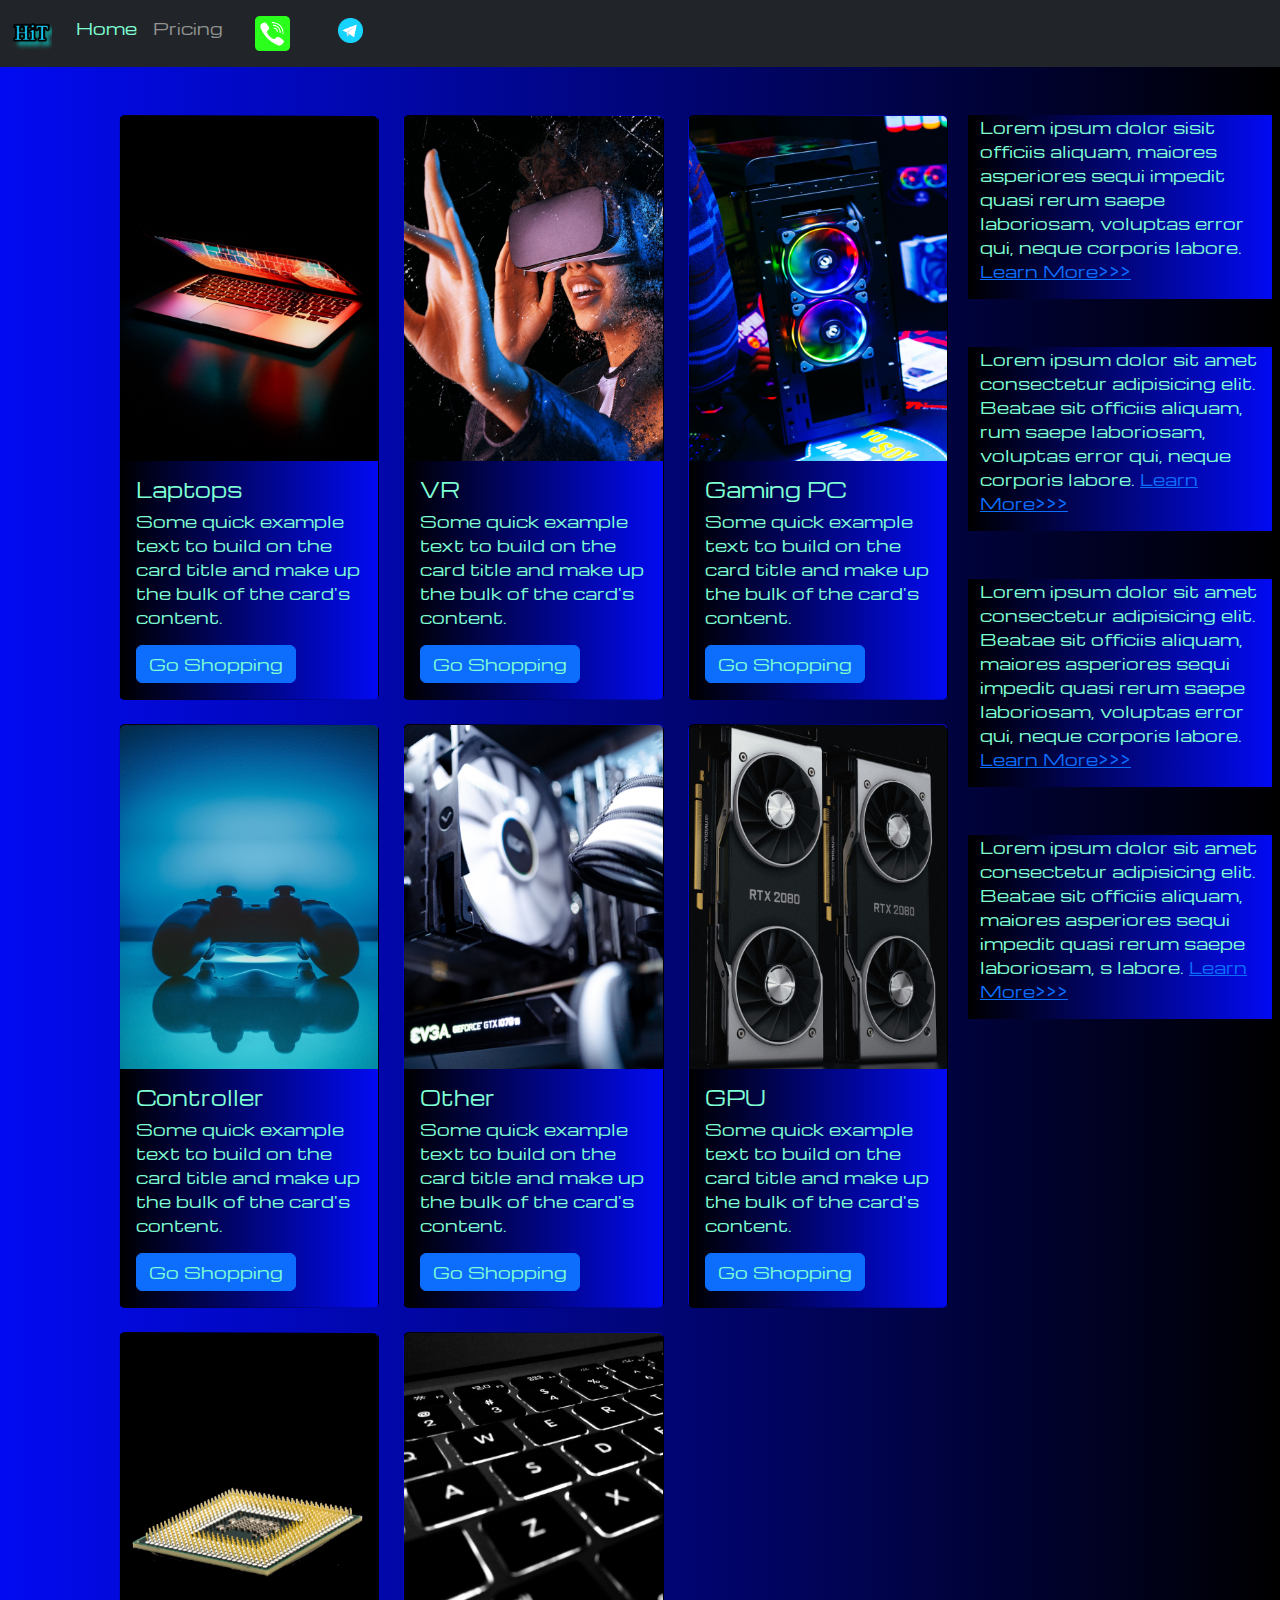
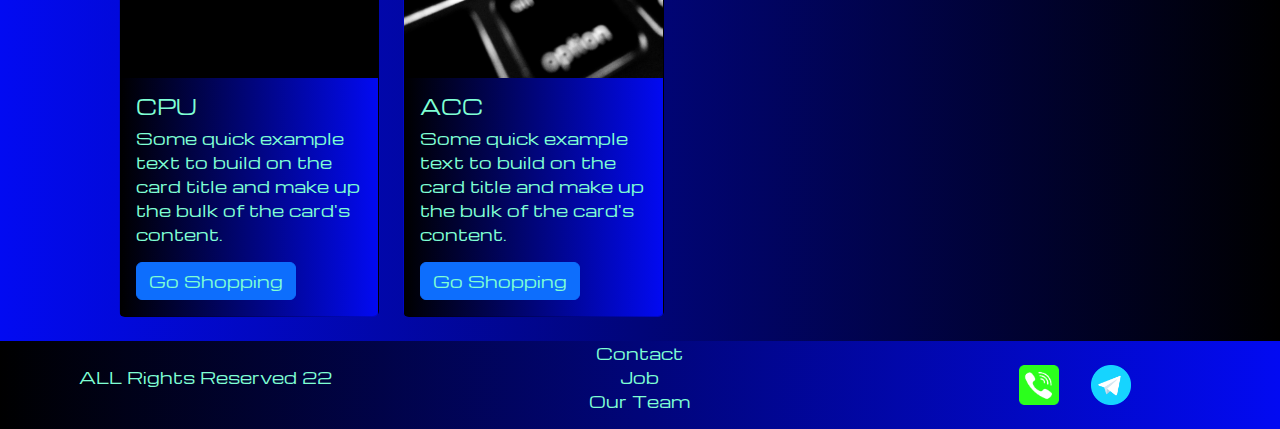
<file: pricing.html>
<!DOCTYPE html>
<html lang="en">

<head>
  <meta charset="UTF-8">
  <meta name="viewport" content="width=device-width, initial-scale=1.0">
  <link href="https://cdn.jsdelivr.net/npm/bootstrap@5.3.3/dist/css/bootstrap.min.css" rel="stylesheet"
    integrity="sha384-QWTKZyjpPEjISv5WaRU9OFeRpok6YctnYmDr5pNlyT2bRjXh0JMhjY6hW+ALEwIH" crossorigin="anonymous">
  <link rel="stylesheet" href="source/styles/mycss.css">
  <link rel="apple-touch-icon" sizes="180x180" href="/apple-touch-icon.png">
  <link rel="icon" type="image/png" sizes="32x32" href="/favicon-32x32.png">
  <link rel="icon" type="image/png" sizes="16x16" href="/favicon-16x16.png">
  <link rel="manifest" href="/site.webmanifest">
  <title>HiT</title>
</head>

<body>
  <header>
    <nav class="navbar navbar-expand-lg bg-dark">
      <div class="container-fluid">
        <a class="navbar-brand" href="/"><img src="source/files/logo.png" alt="..."></a>
        <button class="navbar-toggler" type="button" data-bs-toggle="collapse" data-bs-target="#navbarNavAltMarkup"
          aria-controls="navbarNavAltMarkup" aria-expanded="false" aria-label="Toggle navigation">
          <span class="navbar-toggler-icon"></span>
        </button>
        <div class="collapse navbar-collapse" id="navbarNavAltMarkup">
          <div class="navbar-nav">
            <a class="nav-link" aria-current="page" href="/">Home</a>
            <a class="nav-link active" href="pricing.html">Pricing</a>
            <a class="nav-link" href="pricing.html">
              <img style="width: 35px; margin-inline: 1em;" src="source/files/phone.png" alt="...">

            </a>
            <a class="nav-link" href="pricing.html">
              <img style="width: 25px; margin-inline: 1em;" src="source/files/tg.png" alt="...">


            </a>
          </div>
        </div>
      </div>
    </nav>

  </header>

  <section>
    <div class="container-fluid mt-4">
      <div class="row">
        <div class="col-lg-1">
        </div>
        <div class="col-lg-8 col-md-12">
          <div class="row">
            <div class="col-lg-4 col-md-6 mt-4">
              <div class="card">
                <a href="#"><img src="source/images/laptop.png" class="card-img-top" alt="laptop"></a>
                <div class="card-body">
                  <h5 class="card-title"><a href="#">Laptops</a></h5>
                  <p class="card-text"><a href="#">
                      Some quick example text to build on the card title and make up the bulk of the
                      card's
                      content.
                    </a></p>
                  <a href="#" class="btn btn-primary">Go Shopping</a>

                </div>
              </div>
            </div>
            <div class="col-lg-4 col-md-6 mt-4">
              <div class="card">
                <img src="source/images/vr.png" class="card-img-top" alt="VR">
                <div class="card-body">
                  <h5 class="card-title">VR</h5>
                  <p class="card-text">Some quick example text to build on the card title and make up the bulk of the
                    card's
                    content.</p>
                  <a href="#" class="btn btn-primary">Go Shopping</a>
                </div>
              </div>
            </div>
            <div class="col-lg-4 col-md-6 mt-4">
              <div class="card">
                <img src="source/images/gaming pc.png" class="card-img-top" alt="Gaming PC">
                <div class="card-body">
                  <h5 class="card-title">Gaming PC</h5>
                  <p class="card-text">Some quick example text to build on the card title and make up the bulk of the
                    card's
                    content.</p>
                  <a href="#" class="btn btn-primary">Go Shopping</a>
                </div>
              </div>
            </div>
            <div class="col-lg-4 col-md-6 mt-4">
              <div class="card">
                <img src="source/images/controller.png" class="card-img-top" alt="Controller">
                <div class="card-body">
                  <h5 class="card-title">Controller</h5>
                  <p class="card-text">Some quick example text to build on the card title and make up the bulk of the
                    card's
                    content.</p>
                  <a href="#" class="btn btn-primary">Go Shopping</a>
                </div>
              </div>
            </div>
            <div class="col-lg-4 col-md-6 mt-4">
              <div class="card">
                <img src="source/images/other.png" class="card-img-top" alt="Other">
                <div class="card-body">
                  <h5 class="card-title">Other</h5>
                  <p class="card-text">Some quick example text to build on the card title and make up the bulk of the
                    card's
                    content.</p>
                  <a href="#" class="btn btn-primary">Go Shopping</a>
                </div>
              </div>
            </div>
            <div class="col-lg-4 col-md-6 mt-4">
              <div class="card">
                <img src="source/images/gpu.png" class="card-img-top" alt="GPU">
                <div class="card-body">
                  <h5 class="card-title">GPU</h5>
                  <p class="card-text">Some quick example text to build on the card title and make up the bulk of the
                    card's
                    content.</p>
                  <a href="#" class="btn btn-primary">Go Shopping</a>
                </div>
              </div>
            </div>
            <div class="col-lg-4 col-md-6 mt-4">
              <div class="card">
                <img src="source/images/cpu.png" class="card-img-top" alt="CPU">
                <div class="card-body">
                  <h5 class="card-title">CPU</h5>
                  <p class="card-text">Some quick example text to build on the card title and make up the bulk of the
                    card's
                    content.</p>
                  <a href="#" class="btn btn-primary">Go Shopping</a>
                </div>
              </div>
            </div>
            <div class="col-lg-4 col-md-6 mt-4">
              <div class="card">
                <img src="source/images/acc.png" class="card-img-top" alt="ACC">
                <div class="card-body">
                  <h5 class="card-title">ACC</h5>
                  <p class="card-text">Some quick example text to build on the card title and make up the bulk of the
                    card's
                    content.</p>
                  <a href="#" class="btn btn-primary">Go Shopping</a>
                </div>
              </div>
            </div>



          </div>
        </div>
        <div class="col-lg-3 col-md-12">
          <div class="row px-2">
            <div class="col-lg-12 sidebar my-4 ">
              <p>Lorem ipsum dolor sisit officiis aliquam, maiores asperiores sequi
                impedit quasi rerum saepe laboriosam, voluptas error qui, neque corporis labore. <a href="#">Learn
                  More>>></a></p>
            </div>
            <div class="col-lg-12 sidebar my-4">
              <p>Lorem ipsum dolor sit amet consectetur adipisicing elit. Beatae sit officiis aliquam, rum saepe
                laboriosam, voluptas error qui, neque corporis labore. <a href="#">Learn More>>></a></p>
            </div>
            <div class="col-lg-12 sidebar my-4">
              <p>Lorem ipsum dolor sit amet consectetur adipisicing elit. Beatae sit officiis aliquam, maiores
                asperiores sequi impedit quasi rerum saepe laboriosam, voluptas error qui, neque corporis labore. <a
                  href="#">Learn More>>></a></p>
            </div>
            <div class="col-lg-12 sidebar my-4">
              <p>Lorem ipsum dolor sit amet consectetur adipisicing elit. Beatae sit officiis aliquam, maiores
                asperiores sequi impedit quasi rerum saepe laboriosam, s labore. <a href="#">Learn
                  More>>></a></p>

            </div>
          </div>
        </div>
      </div>

    </div>
    </div>
  </section>

  <footer class="mt-4">
    <div class="contairen-fluid">
      <div class="row">
        <div class="col-lg-4 col-md-12 footer-text text-center">
          <p>ALL Rights Reserved 22</p>
        </div>
        <div class="col-lg-4 col-md-12 footer-text text-center">
          <p>Contact <br>Job<br>Our Team</p>
        </div>
        <div class="col-lg-4 col-md-12 media-links">
          <img style="width: 40px; margin-inline: 1em;" src="source/files/phone.png" alt="...">
          <img style="width: 40px; margin-inline: 1em;" src="source/files/tg.png" alt="...">
        </div>
      </div>
    </div>

  </footer>





  <script src="https://cdn.jsdelivr.net/npm/bootstrap@5.3.3/dist/js/bootstrap.bundle.min.js"
    integrity="sha384-YvpcrYf0tY3lHB60NNkmXc5s9fDVZLESaAA55NDzOxhy9GkcIdslK1eN7N6jIeHz"
    crossorigin="anonymous"></script>
</body>

</html>
</file>
<file: source/styles/mycss.css>
@import url('https://fonts.googleapis.com/css?family=Michroma&display=swap');

body {
    font-family: Michroma, serif;
    background: linear-gradient(90deg, #020af2 0%, #000000 100%);
}
p {
    color: aquamarine;
}

.nav-link {
    color: aquamarine;
}
.navbar-nav .nav-link.active {
    color: rgb(147, 147, 147);
}
.navbar-brand img {
    width: 40px;

}
.navbar-toggler {
    background-color:rgb(147, 147, 147);
}

.sidebar {
    color: aquamarine;
    background: linear-gradient(270deg, #020af2 0%, #000000 100%);
    

}

.card {
    background: linear-gradient(270deg, #020af2 0%, #000000 100%);
    color: aquamarine;

}
.card a {
    text-decoration: none;
    color: aquamarine;
}
.slide-text,
.footer-text {
    color: aquamarine;
    margin: auto auto;
}
footer {

    background: linear-gradient(270deg, #020af2 0%, #000000 100%);
    
}
.media-links {
    display: flex;
    justify-content: center;
    align-items: center;
}

.call-anim {
    animation: myAnim 2s ease 0s 1 normal forwards;
}

@keyframes myAnim {
	0%,
	100% {
		transform: translateX(0%);
		transform-origin: 50% 50%;
	}

	15% {
		transform: translateX(-30px) rotate(-6deg);
	}

	30% {
		transform: translateX(15px) rotate(6deg);
	}

	45% {
		transform: translateX(-15px) rotate(-3.6deg);
	}

	60% {
		transform: translateX(9px) rotate(2.4deg);
	}

	75% {
		transform: translateX(-6px) rotate(-1.2deg);
	}
}

@media (max-width: 755px)   {
    .carousel-indicators {
        display: none;
    }
}
</file>
